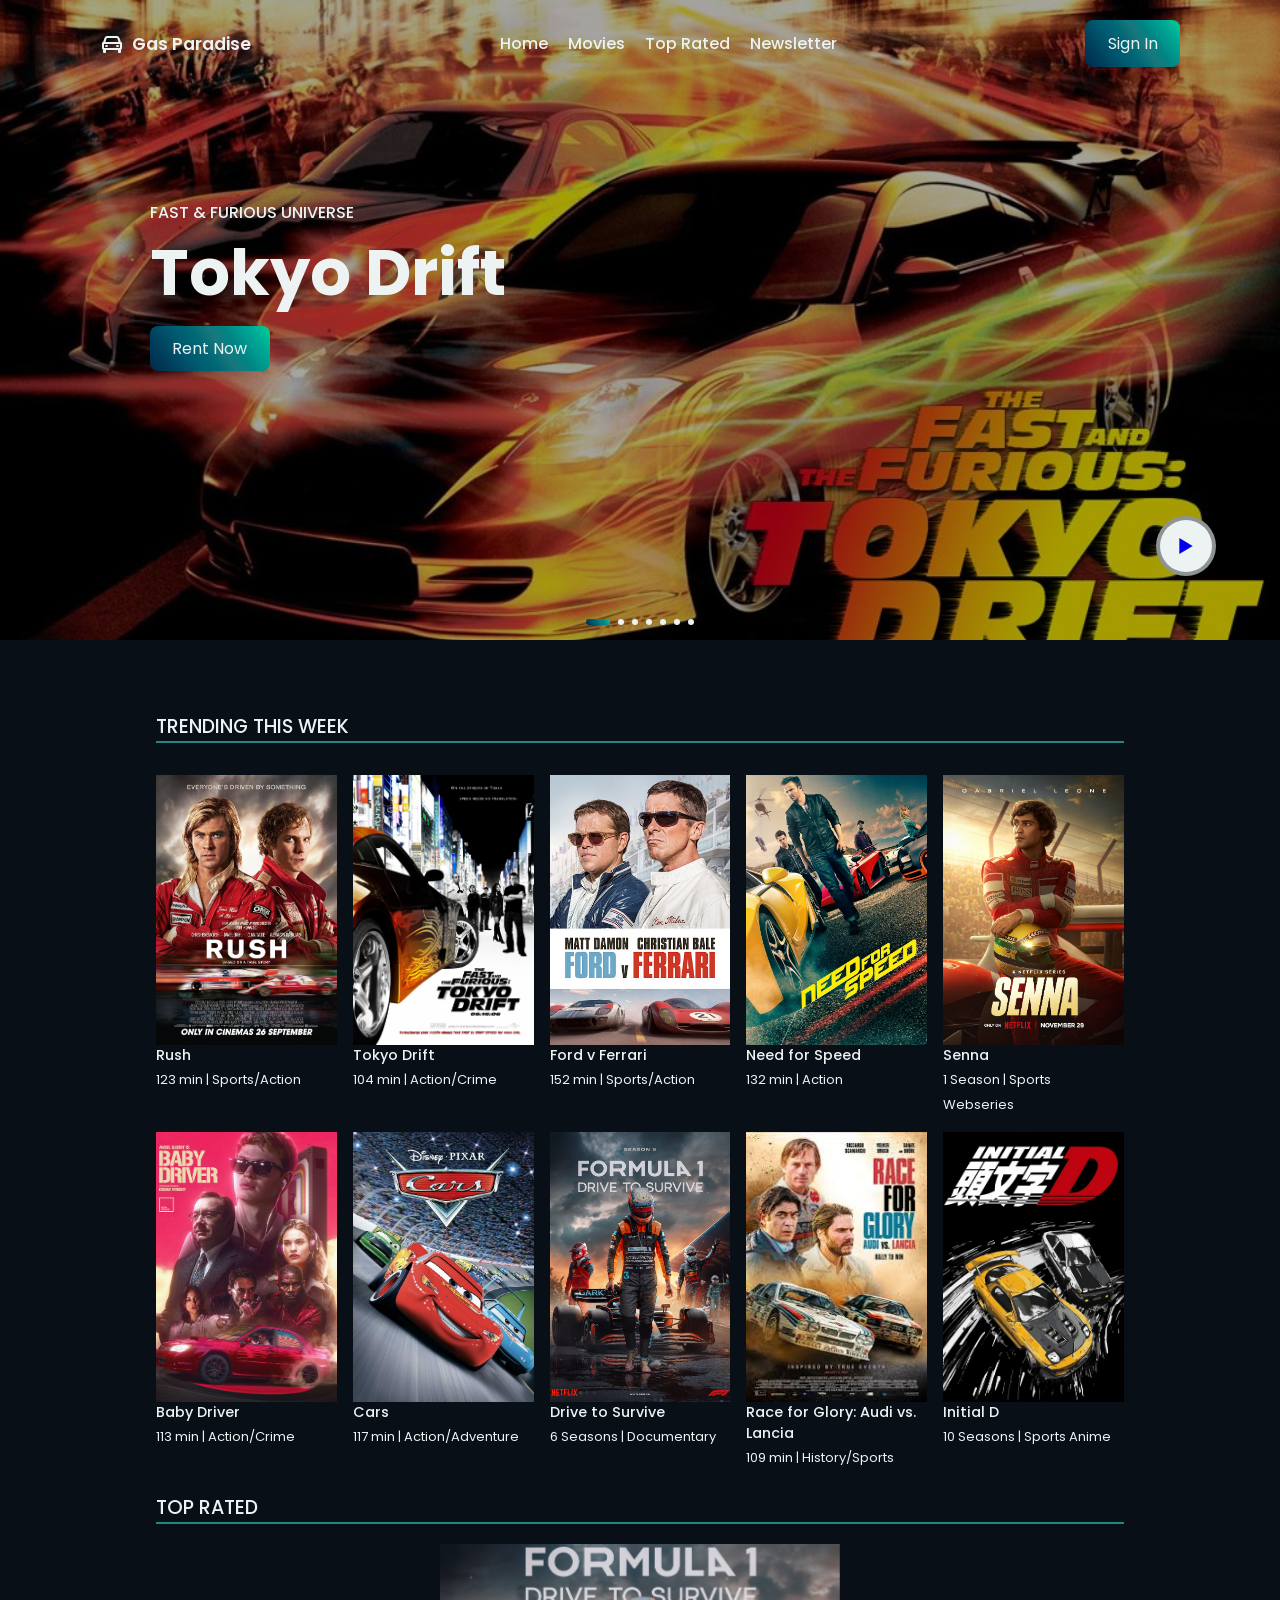
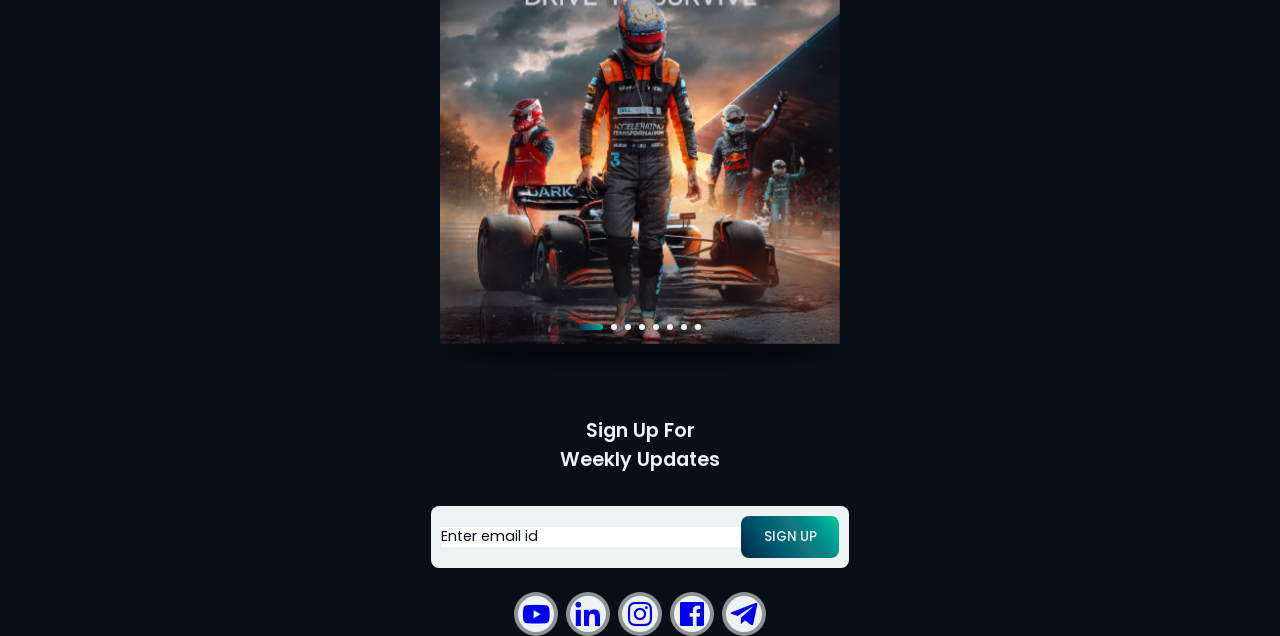
<file: index.html>
<!DOCTYPE html>
<html lang="en">
<head>
    <meta charset="UTF-8">
    <meta name="viewport" content="width=device-width, initial-scale=1.0">
    <title>Gas Paradise</title>
    <link rel="stylesheet" href="style.css">
    <link href="https://cdn.jsdelivr.net/npm/boxicons@2.1.4/css/boxicons.min.css" rel="stylesheet">
    <link rel="stylesheet" href="https://cdn.jsdelivr.net/npm/swiper@11/swiper-bundle.min.css" />

</head> 
<body>
    
     <header>
        <a href="#" class="logo">
            <i class='bx bx-car'></i> Gas Paradise
        </a>
        <div class="bx bx-menu" id="menu-icon"></div>
         <ul class="navbar">
            <li><a href="#home" class="home-active">Home</a></li>
            <li><a href="#movies">Movies</a></li>
            <li><a href="#top-rated">Top Rated</a></li>
            <li><a href="#news">Newsletter</a></li>
         </ul>
         <a href="#" class="btn">Sign In</a>
     </header>
    
     <section class="home swiper" id="home">
        <div class="swiper-wrapper">
            <div class="swiper-slide container">
                <img src="home1.jpg" alt="">
                <div class="home-text">
                    <span>Fast & Furious Universe</span>
                    <h1>Tokyo Drift</h1>
                    <a href="#" class="btn">Rent Now</a>
                    <a href="#" class="play">
                        <i class='bx bx-play'></i>
                    </a>
                </div>
            </div>
            
            <div class="swiper-slide container">
                <img src="home2.jpg" alt="">
                <div class="home-text">
                    <span>Fast & Furious Universe</span>
                    <h1>2 Fast 2 Furious</h1>
                    <a href="#" class="btn">Rent Now</a>
                    <a href="#" class="play">
                        <i class='bx bx-play'></i>
                    </a>
                </div>
            </div>
            
            <div class="swiper-slide container">
                <img src="home4.jpg" alt="">
                <div class="home-text">
                    <span></span>
                    <h1>Gran Turismo</h1>
                    <a href="#" class="btn">Rent Now</a>
                    <a href="#" class="play">
                        <i class='bx bx-play'></i>
                    </a>
                </div>
            </div>

            <div class="swiper-slide container">
                <img src="home3.jpg" alt="">
                <div class="home-text">
                    <span>Fast & Furious Universe</span>
                    <h1>Fast Five</h1>
                    <a href="#" class="btn">Rent Now</a>
                    <a href="#" class="play">
                        <i class='bx bx-play'></i>
                    </a>
                </div>
            </div>

            <div class="swiper-slide container">
                <img src="home5.jpg" alt="">
                <div class="home-text">
                    <span></span>
                    <h1>Baby Driver</h1>
                    <a href="#" class="btn">Rent Now</a>
                    <a href="#" class="play">
                        <i class='bx bx-play'></i>
                    </a>
                </div>
            </div>

            <div class="swiper-slide container">
                <img src="home6.jpg" alt="">
                <div class="home-text">
                    <span>Formula 1</span>
                    <h1>Drive to Survive</h1>
                    <a href="#" class="btn">Rent Now</a>
                    <a href="#" class="play">
                        <i class='bx bx-play'></i>
                    </a>
                </div>
            </div>

            <div class="swiper-slide container">
                <img src="home7.jpg" alt="">
                <div class="home-text">
                    <span></span>
                    <h1>Lamborghini</h1>
                    <a href="#" class="btn">Rent Now</a>
                    <a href="#" class="play">
                        <i class='bx bx-play'></i>
                    </a>
                </div>
            </div>
        
            <div class="swiper-pagination"></div>
    </section>

    
     <section class="movies" id="movies">
        <h2 class="title">Trending This Week</h2>
        <div class="movies-container">

            <div class="box">
                <div class="box-img">
                    <img src="m2.jpg" alt=""></div>
                <h3>Rush</h3>
                <span>123 min | Sports/Action</span>
            </div>

            <div class="box">
                <div class="box-img"><img src="m1.jpg" alt="">
                </div>
                
                <h3>Tokyo Drift</h3>
                <span>104 min | Action/Crime</span>
            </div>
           
            <div class="box">
                <div class="box-img"><img src="m3.jpg" alt="">
                </div>
                <h3>Ford v Ferrari</h3>
                <span>152 min | Sports/Action</span>
            </div>

            <div class="box">
                <div class="box-img"><img src="m4.jpg" alt=""></div>
                
                <h3>Need for Speed</h3>
                <span>132 min | Action</span>
            </div>

            <div class="box">
                <div class="box-img"><img src="m5.jpg" alt=""></div>
                
                <h3>Senna</h3>
                <span>1 Season | Sports Webseries</span>
            </div>

            <div class="box">
                <div class="box-img"><img src="m6.png" alt=""></div>
                
                <h3>Baby Driver</h3>
                <span>113 min | Action/Crime</span>
            </div>

            <div class="box">
                <div class="box-img"><img src="m7.jpg" alt=""></div>
                
                <h3>Cars</h3>
                <span>117 min | Action/Adventure</span>
            </div>

            <div class="box">
                <div class="box-img"><img src="m8.jpg_large" alt=""></div>
                
                <h3>Drive to Survive</h3>
                <span>6 Seasons | Documentary</span>
            </div>

            <div class="box">
                <div class="box-img"><img src="m9.jpg" alt=""></div>
                
                <h3>Race for Glory: Audi vs. Lancia</h3>
                <span>109 min | History/Sports</span>
            </div>

            <div class="box">
                <div class="box-img"><img src="m10.webp" alt=""></div>
                
                <h3>Initial D</h3>
                <span>10 Seasons | Sports Anime</span>
            </div>
        </div>
     </section>
     <h2 class="title">Top Rated</h2>
     <section class="top-rated" id="top-rated">
            
            
            
            <div class="swiper-wrapper">
                <div class="swiper-slide">
                    <img src="m8.jpg_large" />
                </div>
                <div class="swiper-slide">
                    <img src="m6.png" />
                </div>
                <div class="swiper-slide">
                    <img src="m2.jpg" />
                </div>
                <div class="swiper-slide">
                    <img src="m3.jpg" />
                </div>
                <div class="swiper-slide">
                    <img src="m7.jpg" />
                </div>
                <div class="swiper-slide">
                    <img src="m5.jpg" />
                </div>
                <div class="swiper-slide">
                    <img src="m12.jpg" />
                </div>
                <div class="swiper-slide">
                    <img src="m1.jpg" />
                </div>
                
            </div>
            <div class="swiper-pagination"></div>

     </section>

     <section class="news" id="news">
        <h2>Sign Up For <br>Weekly Updates</h2>
        <form action="">
            <input type="email" class="email" placeholder="Enter email id" required>
            <input type="submit" value="Sign Up" class="btn">
        </form>
     </section>
     <footer>
        
        <div class="socials">
            <a href="#"><i class='bx bxl-youtube' ></i></a>
            <a href="#"><i class='bx bxl-linkedin' ></i></a>
            <a href="#"><i class='bx bxl-instagram' ></i></a>
            <a href="#"><i class='bx bxl-facebook-square'></i></a>
            <a href="#"><i class='bx bxl-telegram' ></i></a>
        </div>
     </footer>
     <script src="https://cdn.jsdelivr.net/npm/swiper@11/swiper-bundle.min.js"></script>
     <script src="main.js"></script>

     

</body>
</html>
</file>
<file: style.css>
@import url('https://fonts.googleapis.com/css2?family=Poppins:ital,wght@0,100;0,200;0,300;0,400;0,500;0,600;0,700;0,800;0,900;1,100;1,200;1,300;1,400;1,500;1,600;1,700;1,800;1,900&display=swap');
*{
    font-family: "Poppins", serif;
    margin: 0;
    padding: 0;
    box-sizing: border-box;
    list-style: none;
    text-decoration: none;
    scroll-padding-top: 2rem;
    scroll-behavior: smooth;
}

:root {
    --main-color: linear-gradient(
        55deg,
        hsl(212deg 76% 15%) 0%,
        hsl(203deg 100% 16%) 7%,
        hsl(199deg 100% 18%) 16%,
        hsl(195deg 100% 20%) 25%,
        hsl(191deg 100% 22%) 35%,
        hsl(187deg 100% 23%) 46%,
        hsl(183deg 68% 29%) 58%,
        hsl(180deg 100% 26%) 69%,
        hsl(176deg 100% 30%) 78%,
        hsl(173deg 100% 33%) 86%,
        hsl(169deg 100% 36%) 91%,
        hsl(164deg 100% 39%) 96%,
        hsl(155deg 69% 51%) 100%
      );
    --text-color: #080f17;
    --bg-color: #edf2f3;


}
html::-webkit-scrollbar{
    width: 0.5rem;
    background: var(--text-color);
}
html::-webkit-scrollbar-thumb{
    background: var(--main-color);
    border-radius: 5rem;
}

body{
    background: var(--text-color);
    color: var(--bg-color);
}

section {
    padding: 4.5rem 0 1.5rem;

}


header {
    position: fixed;
    top: 0;
    width: 100%;
    display: flex;
    justify-content: space-between;
    align-items: center;
    padding: 20px 100px;
    z-index: 1000;
    transition: 0.5s;
}
header.shadow {
    background: rgba(0, 0, 0, 0.669);
    box-shadow: 0 0 4px rgba(14, 55, 54, 0.15);
}
header .logo {
    font-size: 1.1rem;
    font-weight: 600;
    color: var(--bg-color);
    display: flex;
    align-items: center;
    gap: 0.5rem;
}
header .logo .bx {
    font-size: 24px;
    color: var(--main-color);
}

.navbar {
    display: flex;
    gap: 20px;
}
.navbar li {
    position: relative;
}
.navbar a {
    font-size: 1rem;
    font-weight: 500;
    color: var(--bg-color);
    position: relative;
}
.navbar a::after {
    content: "";
    width: 0;
    height: 2px;
    background: var(--main-color);
    position: absolute;
    bottom: -4px;
    left: 0;
    transition: 0.4s;
}
.navbar a:hover::after {
    width: 100%;
}

#menu-icon {
    font-size: 24px;
    cursor: pointer;
    z-index: 1000001;
    display: none;
}

.btn{
    padding: 0.7rem 1.4rem;
    background: var(--main-color);
    color: var(--bg-color);
    font-weight: 400;
    border-radius: 0.5rem;
}
.btn:hover {
    background: linear-gradient(90deg, rgba(2,0,36,1) 0%, rgba(104,17,111,1) 52%, rgba(108,10,112,1) 60%, rgba(97,7,100,1) 70%, rgba(65,20,80,1) 100%);
}

.container{
    width: 100%;
    min-height: 640px;
    position: relative;
    display: flex;
    align-items: center;
    background: rgba(2, 3, 7, 0.4);
}

.container img{
    position: absolute;
    width: 100%;
    height: 100%;
    object-fit: cover;
    object-position: center;
    z-index: -1;
    filter: brightness(65%)
}

.swiper-pagination-bullet{
    width: 6px !important;
    height: 6px !important;
    border-radius: 0.2rem !important;
    background: var(--bg-color) !important; 
    opacity: 1 !important;
}

.swiper-pagination-bullet-active {
    width: 1.5rem !important;
    background: var(--main-color) !important;
}

.home-text{
    z-index: 1000;
    padding: 200px 150px;

}

.home-text span{
    color: var(--bg-color);
    font-weight: 500;
    text-transform: uppercase;
}

.home-text h1{
    color: var(--bg-color);
    font-size: 4rem;
    font-weight: 700;
    margin-bottom: 1rem;
}

.play {
    position: absolute;
    right: 4rem;
    bottom: 10%;

}

.play .bx {
    background: var(--bg-color);
    padding: 10px;
    font-size: 2rem;
    border-radius: 50%;
    border: 4px solid rgba(2, 3, 7, 0.4);
    color: var(--main-color)
}

.play .bx:hover{
    background: var(--main-color);
    color: var(--bg-color);
    transition: 0.2s all linear;
}
.title {
    max-width: 968px;
    margin-left: auto;
    margin-right: auto;
    font-size: 1.2rem;
    font-weight: 500;
    text-transform: uppercase;
    border-bottom: 2px solid rgb(31, 138, 124);
    margin-bottom: 20px;

}

.movies-container {
    max-width: 968px;
    margin-right: auto;
    margin-left: auto;
    display: grid;
    grid-template-columns: repeat(auto-fit, minmax(180px,auto));
    gap: 1rem;
    margin-top: 2rem;
}

.box .box-img {
    width: 100%;
    height: 270px;
}

.box .box-img img {
    width: 100%;
    height: 100%;
    object-fit: cover;
}


.box .box-img img:hover {
    transform: translateY(-10px) scale(1.05);
    transition: 0.4s all ease-in-out;
    box-shadow: 0 4px 8px rgba(146, 90, 224, 0.815);
} 

.box h3 {
    font-size: 0.9rem;
    font-weight: 500;
}

.box span{
    font-size: 13px;
}


.swipe {
    width: 300px;
    height: 300px;
    position: absolute;
    left: 50%;
    top: 50%;
    margin-left: -150px;
    margin-top: -150px;
  }

.swiper-slide {
    width: 100%;
    height: 100%;
    background-position: center;
    background-size: cover;
}

.swiper-slide img {
    display: block;
    width: 100%;
    height: 100%;
    object-fit: cover;
}

.top-rated {
    position: relative;
    width: 400px;
    height: 400px;
    background: var(--text-color);
    font-family: Helvetica Neue, Helvetica, Arial, sans-serif;
    font-size: 14px;
    color: var(--bg-color);
    margin: auto;
    padding: 0px;
  } 

.news{
    max-width: 968px;
    margin-left: auto;
    margin-right: auto;
    display: flex;
    flex-direction: column;
    align-items: center;
    justify-content: center;
    row-gap: 2rem;
}

.news h2{
    text-align: center;
    font-size: 1.2rem;
    font-weight: 600;
}

.news form{
    background: var(--bg-color);
    padding: 10px;
    border-radius: 0.5rem;
    display: flex;
    align-items: center;
}

.news form input{
    border: none;
    outline: none;

}

.news form .email{
    width: 300px;
}

.news form input::placeholder{
    color: var(--text-color);
    font-size: 0.9rem;
    font-weight: 400;
}

.news .btn{
    text-transform: uppercase;
    font-weight: 500;
    cursor: pointer;

}

footer {
    max-width: 968px;
    margin-left: auto;
    margin-right: auto;
    display: flex;
    justify-content: space-around;
}

.socials {
    display: flex;
    align-items: center;
    column-gap: 0.5rem;
}

.socials .bx{
    background: var(--bg-color);
    padding: 2px;
    font-size: 2rem;
    border-radius: 50%;
    border: 4px solid rgba(2, 3, 7, 0.4);
    color: var(--main-color);
}

.socials .bx:hover {
    background: var(--main-color);
    color: var(--bg-color);
    transition: 0.2s all linear;
}

@media (max-width: 1080px){
    .home-text {
        padding: 200px 120px;
    }
}

@media (max-width: 991px) {
    header{
        padding: 18px 4%;
    }
    section{
        padding: 50px 4%;
    }
    .home-text{ 
        padding: 200px 80px;
    }
    .home-text h1 {
        font-size: 3rem;
    }
}


@media screen and (max-width: 774px) {
    header{
        padding: 12px 4%;
    }
    #menu-icon{
        display: none;
        color: var(--bg-color);
        margin-left: auto;
        margin-right: auto;

    }
    header.shadow #menu-icon{
        color: var(--bg-color);
    }
    .navbar{
        
        position: absolute;
        top:-50px;
        margin-left: auto;
        margin-right: auto;
        left: 0;
        height: 275px;
        right: 0;
        display: flex;
        flex-direction: column;
        background: rgba(28, 29, 31, 0.621);
        row-gap: 1.4rem ;
        padding: 20px;
        box-shadow: 4px 4px 0 4px rgb(14 55 54 / 15%);
        transition: 0.2s all linear;
        text-align: center; 
    }
    .navbar a {
        color: var(--bg-color);
        width: 100%;
    }
    .navbar a:hover{
        color: var(--main-color);
        border-bottom: 2px solid var(--main-color);
    }

    .navbar a::after {
        display: none;
    }
    
    
    .navbar .active {
        display: flex;
        top: 100%;

    }
    .home-text h1{
        font-size: 2.4rem;
    }
    .navbar li {
        text-align: center;
        padding: 10px 0;
    }
    
    .btn {
        padding: 0.6rem 1.2rem;
    }
    .movies-container{
        grid-template-columns: repeat(auto-fit,minmax(200px,auto));
    }
}

@media(max-width: 472px){
    .news form .email{
        width: auto;
    }
    .footer{
        flex-direction: column;
        align-items: center;
        row-gap: 1rem;
    }
    
}

@media(max-width: 370px){
    header{
        padding: 6px 4%;
    }
    .home-text h1{
        font-size: 1.7rem
    }
    .play{
        right: 2rem;
        bottom: 8%;
    }
    .play .bx{
        padding: 7px;
    }
    .movies-container{
        grid-template-columns: repeat(auto-fit,minmax(140px,auto));
    }
    .box .box-img{
        height: 240px;
    }
}
</file>
